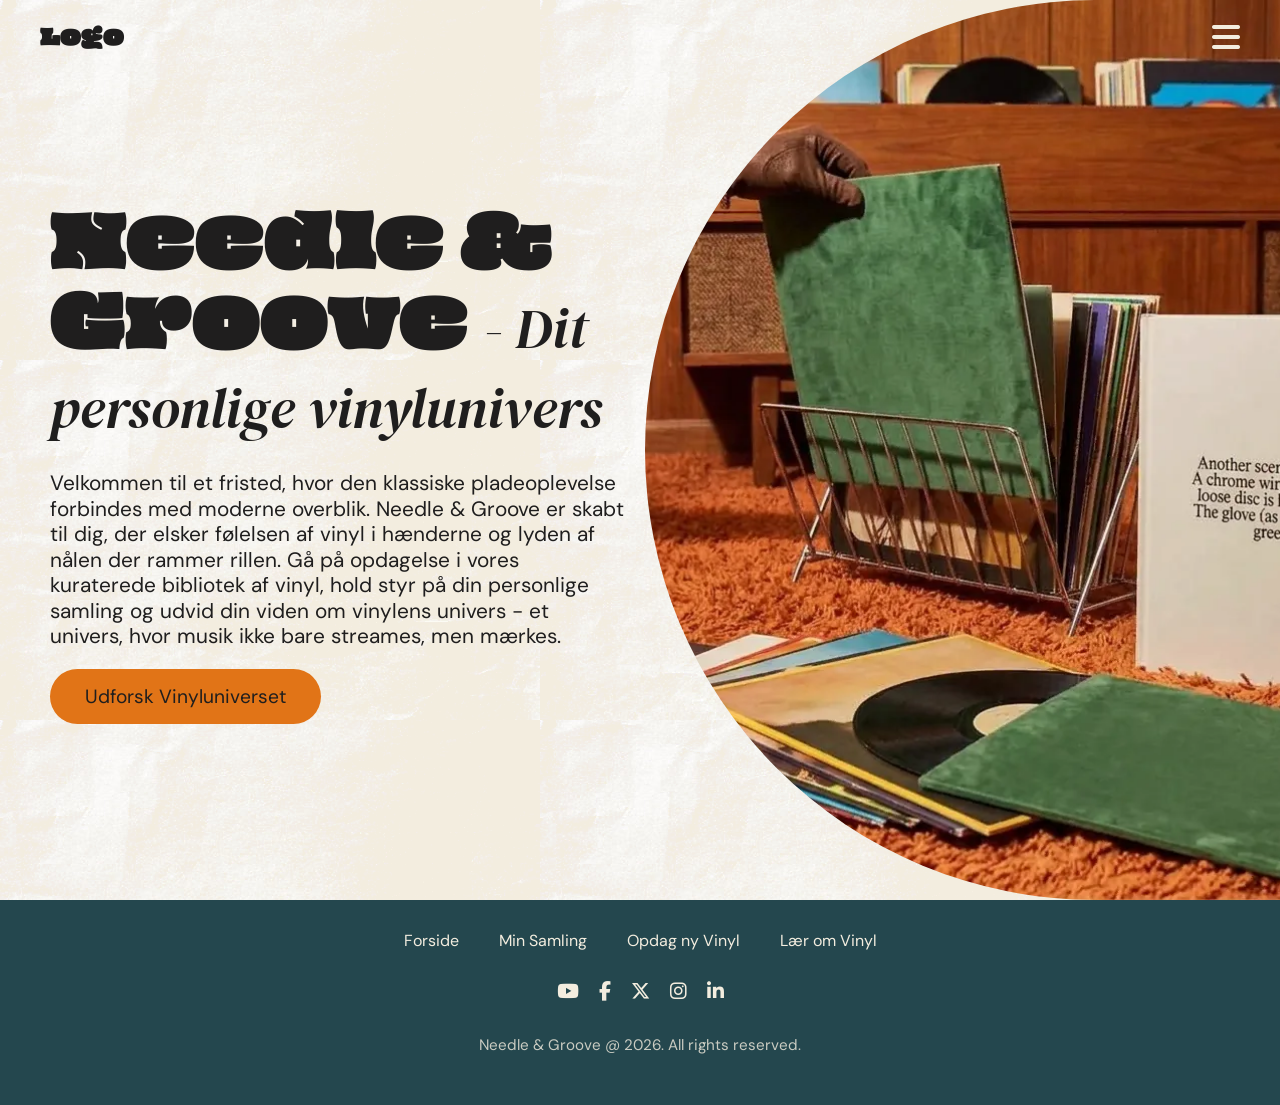
<file: index.html>
<!DOCTYPE html>
<html lang="da">

<head>
    <meta charset="UTF-8">
    <meta name="viewport" content="width=device-width, initial-scale=1.0">
    <meta name="robots" content="noindex">
    <meta name="description"
        content="Udforsk Needle & Groove – dit digitale vinylarkiv. Hold styr på din samling, opdag ny musik, og lær alt om vinyl.">
    <link rel="preconnect" href="https://fonts.googleapis.com">
    <link rel="preconnect" href="https://fonts.gstatic.com" crossorigin>
    <link
        href="https://fonts.googleapis.com/css2?family=DM+Sans:ital,opsz,wght@0,9..40,100..1000;1,9..40,100..1000&family=DM+Serif+Display:ital@0;1&family=Oi&display=swap"
        rel="stylesheet">
    <link rel="icon" href="favicon (1).ico">
    <link rel="stylesheet" href="https://cdnjs.cloudflare.com/ajax/libs/font-awesome/6.5.1/css/all.min.css">
    <title>Forside</title>
    <link rel="stylesheet" href="./css/style.css">
    <link rel="stylesheet" href="./css/layout.css">
</head>

<body>
    <header>
        <a class="logo" href="index.html">Logo</a>
        <a class="menu_btn" href="overlay_menu.html" aria-label="åben menu">
            <i class="fa-solid fa-bars"></i>
        </a>
    </header>

    <main>
        <div class="grid_5-4">
            <img class="baggrundsbillede_forside" src="./imgs/Gemini_Generated_BackgroundImage.webp"
                alt="baggrundsbillede" fetchpriority="high">
            <div class="index_indhold">
                <h1 class="forside_h1 tekst_lys_bg">Needle & Groove <span class="h1_andenfont">- Dit personlige
                        vinylunivers</span></h1>
                <p class="forside_p tekst_lys_bg">Velkommen til et fristed, hvor den klassiske pladeoplevelse forbindes
                    med
                    moderne overblik. Needle &
                    Groove er skabt til
                    dig, der elsker følelsen af vinyl i hænderne og lyden af nålen der rammer rillen. Gå på opdagelse i
                    vores kuraterede
                    bibliotek af vinyl, hold styr på din personlige samling og udvid din viden om vinylens univers - et
                    univers, hvor musik
                    ikke bare streames, men mærkes.</p>
                <a class="forside_botton" href="overlay_menu.html">Udforsk Vinyluniverset</a>
            </div>
        </div>
    </main>

    <footer>
        <div class="footer_container">
            <nav class="footer_nav">
                <a href="index.html">Forside</a>
                <a href="min_samling.html">Min Samling</a>
                <a href="preview_opdagnyvinyl.html">Opdag ny Vinyl</a>
                <a href="preview_læromvinyl.html">Lær om Vinyl</a>
            </nav>
            <div class="footer_socials">
                <a href="#" aria-label="YouTube"><i class="fa-brands fa-youtube"></i></a>
                <a href="#" aria-label="Facebook"><i class="fa-brands fa-facebook-f"></i></a>
                <a href="#" aria-label="Twitter"><i class="fa-brands fa-x-twitter"></i></a>
                <a href="#" aria-label="Instagram"><i class="fa-brands fa-instagram"></i></a>
                <a href="#" aria-label="LinkedIn"><i class="fa-brands fa-linkedin-in"></i></a>
            </div>
            <p class="footer_copyright">Needle & Groove @ 2026. All rights reserved.</p>
        </div>
    </footer>
</body>

</html>
</file>
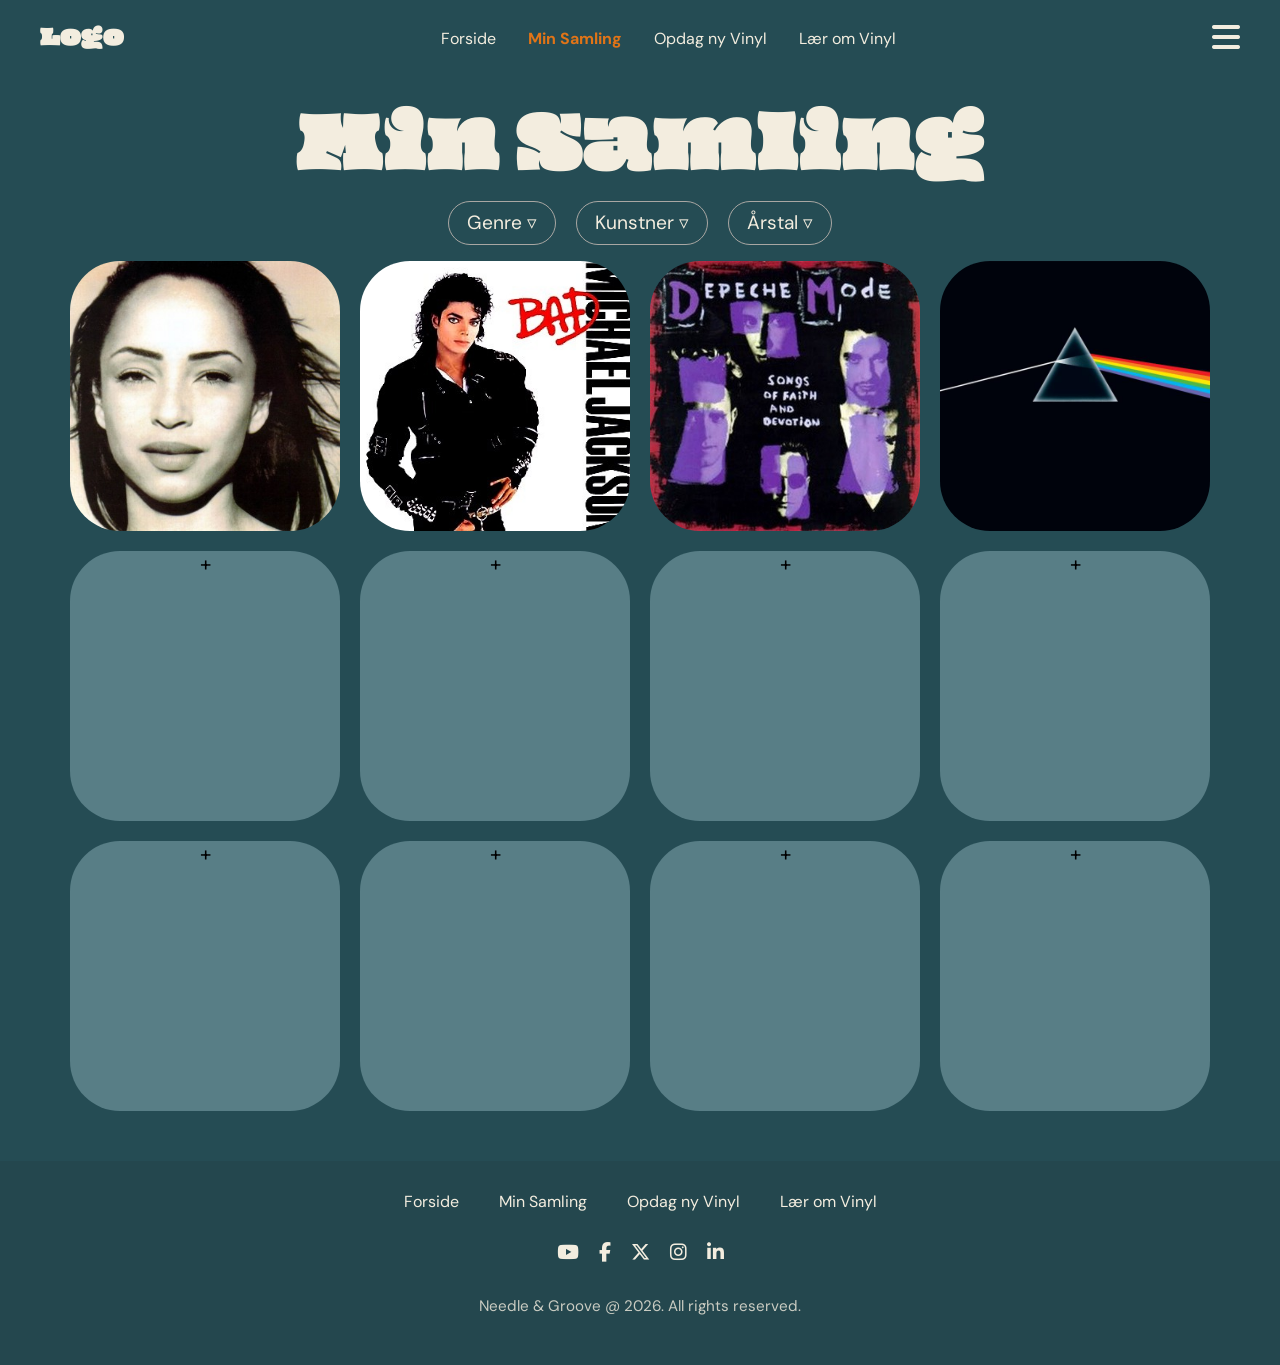
<file: min_samling.html>
<!DOCTYPE html>
<html lang="da">

<head>
    <meta charset="UTF-8">
    <meta name="viewport" content="width=device-width, initial-scale=1.0">
    <meta name="robots" content="noindex">
    <meta name="description" content="Udforsk Needle & Groove – dit digitale vinylarkiv. Hold styr på din samling, opdag ny musik, og lær alt om
    vinyl.">
    <link rel="preconnect" href="https://fonts.googleapis.com">
    <link rel="preconnect" href="https://fonts.gstatic.com" crossorigin>
    <link
        href="https://fonts.googleapis.com/css2?family=DM+Sans:ital,opsz,wght@0,9..40,100..1000;1,9..40,100..1000&family=DM+Serif+Display:ital@0;1&family=Oi&display=swap"
        rel="stylesheet">
    <link rel="icon" href="favicon (1).ico">
    <link rel="stylesheet" href="https://cdnjs.cloudflare.com/ajax/libs/font-awesome/6.5.1/css/all.min.css">
    <title>Min Samling</title>
    <link rel="stylesheet" href="./css/style.css">
    <link rel="stylesheet" href="./css/layout.css">
</head>

<body class="body_minsamling">
    <header class="minsamling_header">
        <a class="logo_lys" href="index.html">Logo</a>
        <nav>
            <a href="index.html">Forside</a>
            <a class="fremhæv" href="min_samling.html">Min Samling</a>
            <a href="preview_opdagnyvinyl.html">Opdag ny Vinyl</a>
            <a href="preview_læromvinyl.html">Lær om Vinyl</a>
        </nav>
        <a class="menu_btn" href="overlay_menu.html" aria-label="åben menu">
            <i class="fa-solid fa-bars"></i>
        </a>
    </header>

    <main class="main_minsamling">
        <h1 class="tekst_mørk_bg minsamling_h1">Min Samling</h1>
        <div class="grid_1-1-1">
            <p class="sotering_button">Genre &#x25BF</p>
            <p class="sotering_button">Kunstner &#x25BF</p>
            <p class="sotering_button">Årstal &#x25BF</p>
        </div>
        <div class="grid_1-1-1-1 album_container">
            <div class="album">
                <img class="cover_billede" src="./imgs/1658.jpg" alt="sade">
                <div class="album_overlay">
                    <h3>Sade - The Best of Sade</h3>
                    <p>Udgivelsesår: 1994</p>
                    <p>Genre: Pop, Soul, Jazz</p>
                    <p>Stand: VG+</p>
                </div>

            </div>
            <div class="album">
                <img class="cover_billede" src="./imgs/michaeljacksonbad.jpg" alt="michaeljackson">
                <div class="album_overlay">
                    <h3>Michael Jackson - Bad</h3>
                    <p>Udgivelsesår: 1987</p>
                    <p>Genre: Pop, Soul, Funk</p>
                    <p>Stand: VG+</p>
                </div>
            </div>
            <div class="album">
                <img class="cover_billede" src="./imgs/6817-depeche-mode-songs-of-faith-and-devotion-LP-1.jpg"
                    alt="depechemode">
                <div class="album_overlay">
                    <h3>Depeche Mode - Songs Of Faith And Devotion</h3>
                    <p>Udgivelsesår: 1993</p>
                    <p>Genre: Rock, Elektronisk, Synth-Pop</p>
                    <p>Stand: VG+</p>
                </div>
            </div>
            <div class="album">
                <img class="cover_billede" src="./imgs/134180-pink-floyd-dark-side-of-the-moon-LP-64f198fb82963.jpg"
                    alt="pinkfloyd">
                <div class="album_overlay">
                    <h3>Pink Floyd - The Dark Side Of The Moon</h3>
                    <p>Udgivelsesår: 1973</p>
                    <p>Genre: Rock, Psykedelisk Rock</p>
                    <p>Stand: VG+</p>
                </div>
            </div>
            <div class="placeholder_cover">
                <p>+</p>
            </div>
            <div class="placeholder_cover">
                <p>+</p>
            </div>
            <div class="placeholder_cover">
                <p>+</p>
            </div>
            <div class="placeholder_cover">
                <p>+</p>
            </div>
            <div class="placeholder_cover">
                <p>+</p>
            </div>
            <div class="placeholder_cover">
                <p>+</p>
            </div>
            <div class="placeholder_cover">
                <p>+</p>
            </div>
            <div class="placeholder_cover">
                <p>+</p>
            </div>
        </div>
    </main>

    <footer>
        <div class="footer_container">
            <nav class="footer_nav">
                <a href="index.html">Forside</a>
                <a href="min_samling.html">Min Samling</a>
                <a href="preview_opdagnyvinyl.html">Opdag ny Vinyl</a>
                <a href="preview_læromvinyl.html">Lær om Vinyl</a>
            </nav>
            <div class="footer_socials">
                <a href="#" aria-label="YouTube"><i class="fa-brands fa-youtube"></i></a>
                <a href="#" aria-label="Facebook"><i class="fa-brands fa-facebook-f"></i></a>
                <a href="#" aria-label="Twitter"><i class="fa-brands fa-x-twitter"></i></a>
                <a href="#" aria-label="Instagram"><i class="fa-brands fa-instagram"></i></a>
                <a href="#" aria-label="LinkedIn"><i class="fa-brands fa-linkedin-in"></i></a>
            </div>
            <p class="footer_copyright">Needle & Groove @ 2026. All rights reserved.</p>
        </div>
    </footer>
</body>

</html>
</file>
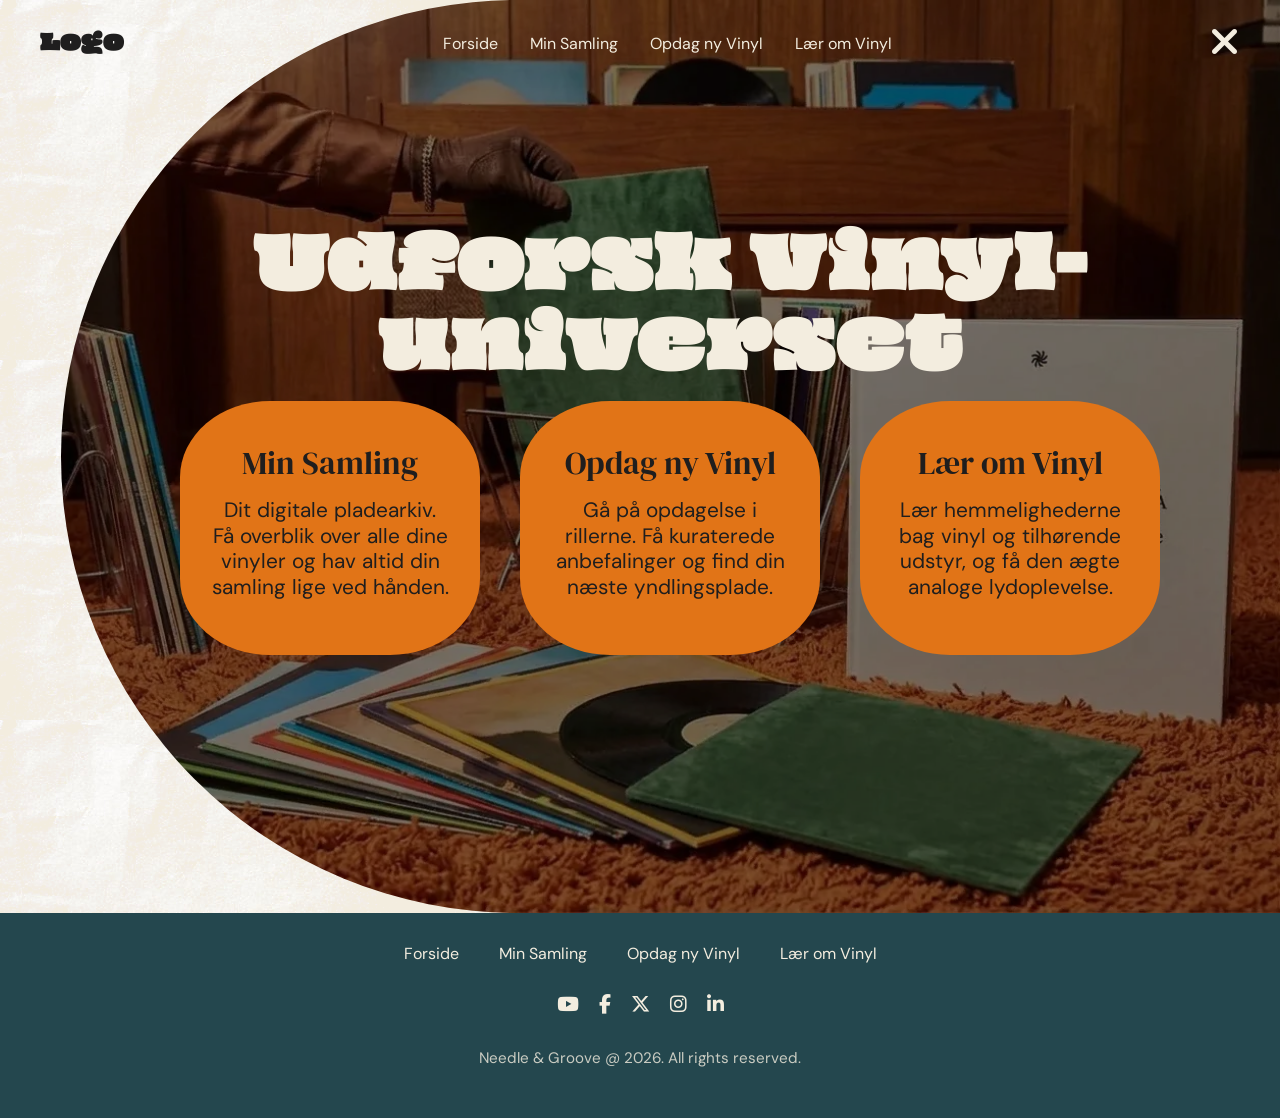
<file: overlay_menu.html>
<!DOCTYPE html>
<html lang="da">

<head>
    <meta charset="UTF-8">
    <meta name="viewport" content="width=device-width, initial-scale=1.0">
    <meta name="robots" content="noindex">
    <meta name="description" content="Udforsk Needle & Groove – dit digitale vinylarkiv. Hold styr på din samling, opdag ny musik, og lær alt om
        vinyl.">
    <link rel="preconnect" href="https://fonts.googleapis.com">
    <link rel="preconnect" href="https://fonts.gstatic.com" crossorigin>
    <link
        href="https://fonts.googleapis.com/css2?family=DM+Sans:ital,opsz,wght@0,9..40,100..1000;1,9..40,100..1000&family=DM+Serif+Display:ital@0;1&family=Oi&display=swap"
        rel="stylesheet">
    <link rel="icon" href="favicon (1).ico">
    <link rel="stylesheet" href="https://cdnjs.cloudflare.com/ajax/libs/font-awesome/6.5.1/css/all.min.css">
    <title>Menu</title>
    <link rel="stylesheet" href="./css/style.css">
    <link rel="stylesheet" href="./css/layout.css">
</head>

<body>
    <header>
        <a class="logo" href="index.html">Logo</a>
        <nav>
            <a href="index.html">Forside</a>
            <a href="min_samling.html">Min Samling</a>
            <a href="preview_opdagnyvinyl.html">Opdag ny Vinyl</a>
            <a href="preview_læromvinyl.html">Lær om Vinyl</a>
        </nav>
        <a class="close_btn" href="index.html" aria-label="luk side">
            <i class="fa-solid fa-xmark"></i>
        </a>
    </header>

    <main>
        <div class="grid_menu">
            <img class="baggrundsbillede_menu" src="./imgs/Gemini_Generated_BackgroundImage.webp" alt="baggrundsbillede"
                fetchpriority="high">
            <div class="menu_indhold">
                <h1 class="tekst_mørk_bg menu_overskrift">Udforsk Vinyl&shy;universet</h1>
                <div class="card_container">
                    <a href="preview_minsamling.html" class="card_link">
                        <div>
                            <h2>Min Samling</h2>
                            <p>Dit digitale pladearkiv. Få overblik over alle dine vinyler og hav altid din samling lige
                                ved
                                hånden.</p>
                        </div>
                    </a>
                    <a href="preview_opdagnyvinyl.html" class="card_link">
                        <div>
                            <h2>Opdag ny Vinyl</h2>
                            <p>Gå på opdagelse i rillerne. Få kuraterede anbefalinger og find din næste yndlingsplade.
                            </p>
                        </div>
                    </a>
                    <a href="preview_læromvinyl.html" class="card_link">
                        <div>
                            <h2>Lær om Vinyl</h2>
                            <p>Lær hemmelighederne bag vinyl og tilhørende udstyr, og få den ægte analoge lydoplevelse.
                            </p>
                        </div>
                    </a>
                </div>
            </div>
        </div>
    </main>

    <footer>
        <div class="footer_container">
            <nav class="footer_nav">
                <a href="index.html">Forside</a>
                <a href="min_samling.html">Min Samling</a>
                <a href="preview_opdagnyvinyl.html">Opdag ny Vinyl</a>
                <a href="preview_læromvinyl.html">Lær om Vinyl</a>
            </nav>
            <div class="footer_socials">
                <a href="#" aria-label="YouTube"><i class="fa-brands fa-youtube"></i></a>
                <a href="#" aria-label="Facebook"><i class="fa-brands fa-facebook-f"></i></a>
                <a href="#" aria-label="Twitter"><i class="fa-brands fa-x-twitter"></i></a>
                <a href="#" aria-label="Instagram"><i class="fa-brands fa-instagram"></i></a>
                <a href="#" aria-label="LinkedIn"><i class="fa-brands fa-linkedin-in"></i></a>
            </div>
            <p class="footer_copyright">Needle & Groove @ 2026. All rights reserved.</p>
        </div>
    </footer>
</body>

</html>
</file>
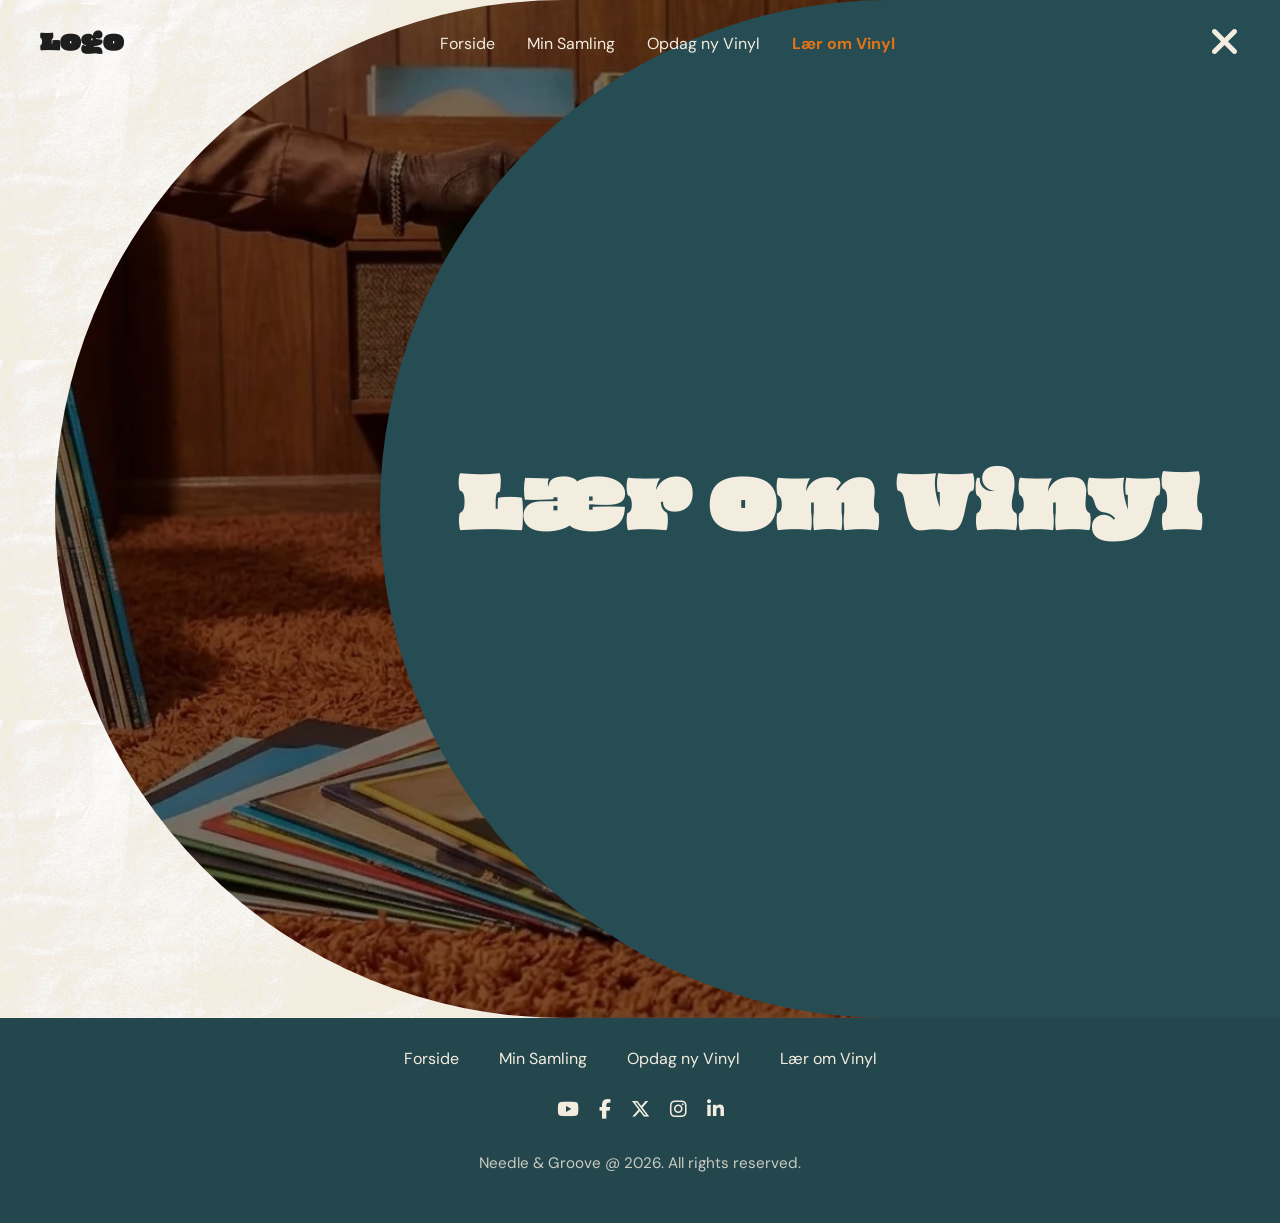
<file: preview_læromvinyl.html>
<!DOCTYPE html>
<html lang="da">

<head>
    <meta charset="UTF-8">
    <meta name="viewport" content="width=device-width, initial-scale=1.0">
    <meta name="robots" content="noindex">
    <meta name="description" content="Udforsk Needle & Groove – dit digitale vinylarkiv. Hold styr på din samling, opdag ny musik, og lær alt om
        vinyl.">
    <link rel="preconnect" href="https://fonts.googleapis.com">
    <link rel="preconnect" href="https://fonts.gstatic.com" crossorigin>
    <link
        href="https://fonts.googleapis.com/css2?family=DM+Sans:ital,opsz,wght@0,9..40,100..1000;1,9..40,100..1000&family=DM+Serif+Display:ital@0;1&family=Oi&display=swap"
        rel="stylesheet">
    <link rel="icon" href="favicon (1).ico">
    <link rel="stylesheet" href="https://cdnjs.cloudflare.com/ajax/libs/font-awesome/6.5.1/css/all.min.css">
    <title>Lær om Vinyl</title>
    <link rel="stylesheet" href="./css/style.css">
    <link rel="stylesheet" href="./css/layout.css">
</head>

<body>
    <header>
        <a class="logo" href="index.html">Logo</a>
        <nav>
            <a href="index.html">Forside</a>
            <a href="min_samling.html">Min Samling</a>
            <a href="preview_opdagnyvinyl.html">Opdag ny Vinyl</a>
            <a class="fremhæv" href="preview_læromvinyl.html">Lær om Vinyl</a>
        </nav>
        <a class="close_btn" href="overlay_menu.html" aria-label="luk side">
            <i class="fa-solid fa-xmark"></i>
        </a>
    </header>

    <main>
        <div class="grid_1-7-20">
            <img class="bgb1_pre" src="./imgs/Gemini_Generated_BackgroundImage.webp" alt="baggrundsbillede"
                fetchpriority="high">
            <img class="bgb2_pre" src="./imgs/farve_container.webp" alt="container">
            <h1 class="tekst_mørk_bg pre_overskrift">Lær om Vinyl</h1>
        </div>
    </main>

    <footer>
        <div class="footer_container">
            <nav class="footer_nav">
                <a href="index.html">Forside</a>
                <a href="min_samling.html">Min Samling</a>
                <a href="preview_opdagnyvinyl.html">Opdag ny Vinyl</a>
                <a href="preview_læromvinyl.html">Lær om Vinyl</a>
            </nav>
            <div class="footer_socials">
                <a href="#" aria-label="YouTube"><i class="fa-brands fa-youtube"></i></a>
                <a href="#" aria-label="Facebook"><i class="fa-brands fa-facebook-f"></i></a>
                <a href="#" aria-label="Twitter"><i class="fa-brands fa-x-twitter"></i></a>
                <a href="#" aria-label="Instagram"><i class="fa-brands fa-instagram"></i></a>
                <a href="#" aria-label="LinkedIn"><i class="fa-brands fa-linkedin-in"></i></a>
            </div>
            <p class="footer_copyright">Needle & Groove @ 2026. All rights reserved.</p>
        </div>
    </footer>
</body>

</html>
</file>
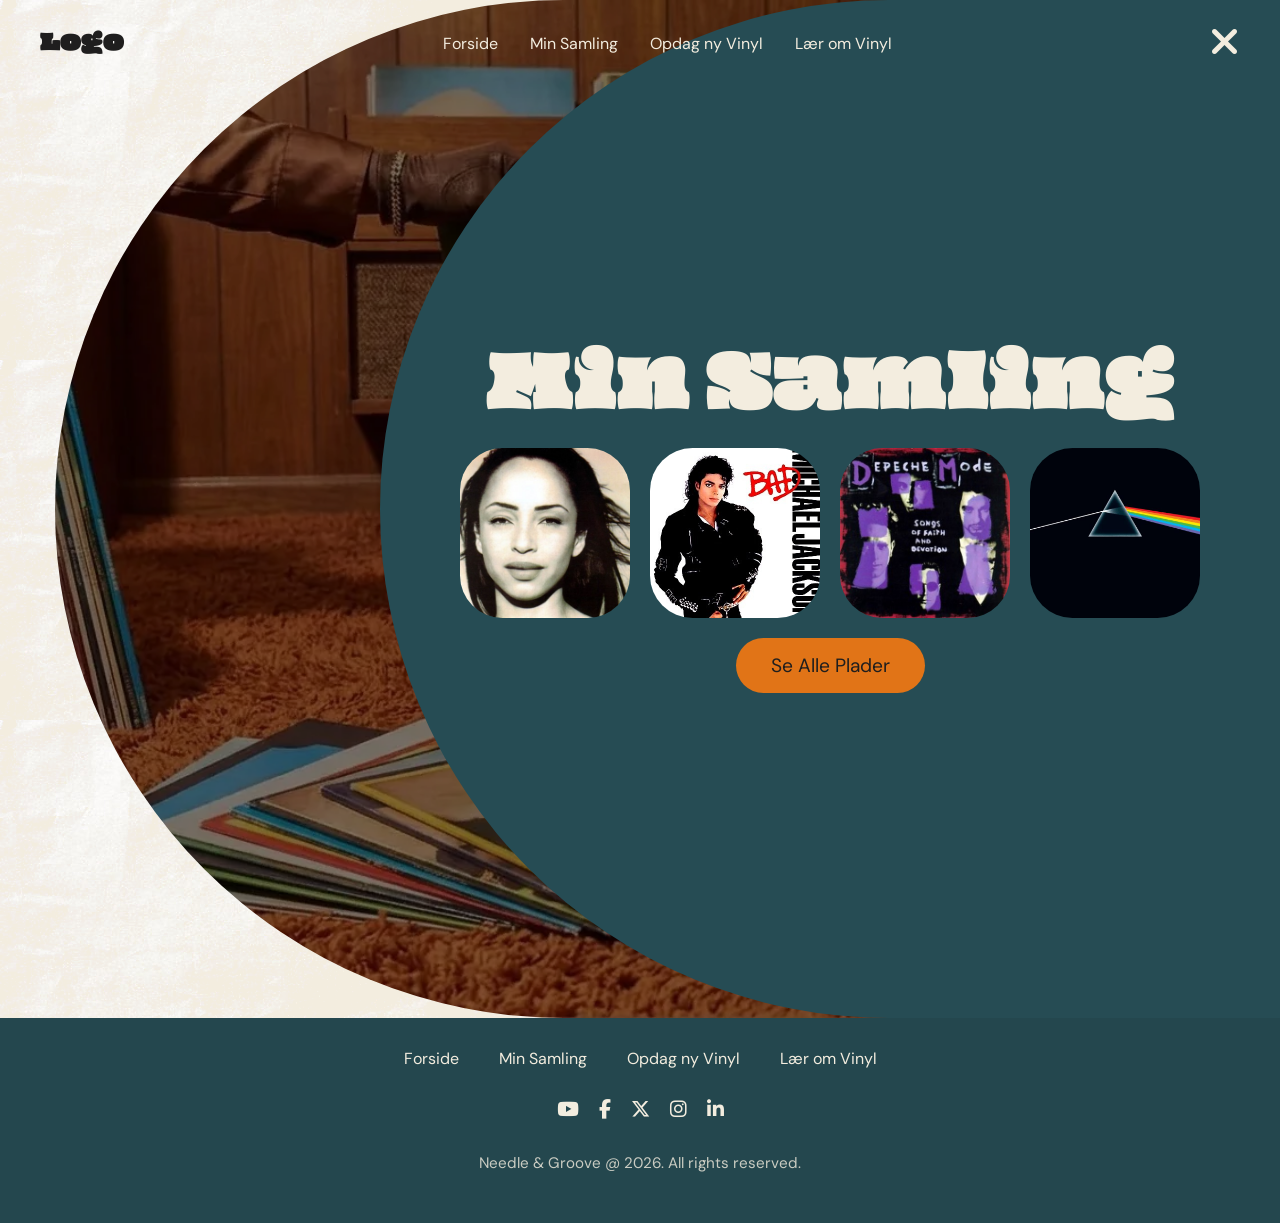
<file: preview_minsamling.html>
<!DOCTYPE html>
<html lang="da">

<head>
    <meta charset="UTF-8">
    <meta name="viewport" content="width=device-width, initial-scale=1.0">
    <meta name="robots" content="noindex">
    <meta name="description" content="Udforsk Needle & Groove – dit digitale vinylarkiv. Hold styr på din samling, opdag ny musik, og lær alt om
        vinyl.">
    <link rel="preconnect" href="https://fonts.googleapis.com">
    <link rel="preconnect" href="https://fonts.gstatic.com" crossorigin>
    <link
        href="https://fonts.googleapis.com/css2?family=DM+Sans:ital,opsz,wght@0,9..40,100..1000;1,9..40,100..1000&family=DM+Serif+Display:ital@0;1&family=Oi&display=swap"
        rel="stylesheet">
    <link rel="icon" href="favicon (1).ico">
    <link rel="stylesheet" href="https://cdnjs.cloudflare.com/ajax/libs/font-awesome/6.5.1/css/all.min.css">
    <title>Min Samling</title>
    <link rel="stylesheet" href="./css/style.css">
    <link rel="stylesheet" href="./css/layout.css">
</head>

<body>
    <header>
        <a class="logo" href="index.html">Logo</a>
        <nav>
            <a href="index.html">Forside</a>
            <a href="min_samling.html">Min Samling</a>
            <a href="preview_opdagnyvinyl.html">Opdag ny Vinyl</a>
            <a href="preview_læromvinyl.html">Lær om Vinyl</a>
        </nav>
        <a class="close_btn" href="overlay_menu.html" aria-label="luk side">
            <i class="fa-solid fa-xmark"></i>
        </a>
    </header>

    <main>
        <div class="grid_minsamling_1-7-20 grid_mobilpresamling">
            <img class="bgb_presamling1" src="./imgs/Gemini_Generated_BackgroundImage.webp" alt="baggrundsbillede"
                fetchpriority="high">
            <img class="bgb_presamling2" src="./imgs/farve_container.webp" alt="container">
            <div class="presamling_indhold">
                <h1 class="tekst_mørk_bg preminsamling_overskrift">Min Samling</h1>
                <div class="cover_container">
                    <div>
                        <img class="cover" src="./imgs/1658.jpg" alt="sade">
                        <!-- <h3>Sade - The Best of Sade</h3>
                    <p>Udgivelsesår: 1994
                        Genre: Pop, Soul, Jazz
                        Stand: VG+</p> -->
                    </div>
                    <div>
                        <img class="cover" src="./imgs/michaeljacksonbad.jpg" alt="michaeljackson">
                        <!-- <h3>Michael Jackson - Bad</h3>
                    <p>Udgivelsesår: 1987
                        Genre: Pop, Soul, Funk
                        Stand: VG+</p> -->
                    </div>
                    <div>
                        <img class="cover" src="./imgs/6817-depeche-mode-songs-of-faith-and-devotion-LP-1.jpg"
                            alt="depechemode">
                        <!-- <h3>Depeche Mode - Songs Of Faith And Devotion</h3>
                    <p>Udgivelsesår: 1993
                        Genre: Rock, Elektronisk, Synth-Pop
                        Stand: VG+</p> -->
                    </div>
                    <div>
                        <img class="cover" src="./imgs/134180-pink-floyd-dark-side-of-the-moon-LP-64f198fb82963.jpg"
                            alt="pinkfloyd">
                        <!-- <h3>Pink Floyd - The Dark Side Of The Moon</h3>
                    <p>Udgivelsesår: 1973
                        Genre: Rock, Psykedelisk Rock
                        Stand: VG+</p> -->
                    </div>
                </div>
                <a class="minsamling_botton" href="min_samling.html">Se Alle Plader</a>
            </div>
        </div>
    </main>

    <footer>
        <div class="footer_container">
            <nav class="footer_nav">
                <a href="index.html">Forside</a>
                <a href="min_samling.html">Min Samling</a>
                <a href="preview_opdagnyvinyl.html">Opdag ny Vinyl</a>
                <a href="preview_læromvinyl.html">Lær om Vinyl</a>
            </nav>
            <div class="footer_socials">
                <a href="#" aria-label="YouTube"><i class="fa-brands fa-youtube"></i></a>
                <a href="#" aria-label="Facebook"><i class="fa-brands fa-facebook-f"></i></a>
                <a href="#" aria-label="Twitter"><i class="fa-brands fa-x-twitter"></i></a>
                <a href="#" aria-label="Instagram"><i class="fa-brands fa-instagram"></i></a>
                <a href="#" aria-label="LinkedIn"><i class="fa-brands fa-linkedin-in"></i></a>
            </div>
            <p class="footer_copyright">Needle & Groove @ 2026. All rights reserved.</p>
        </div>
    </footer>
</body>

</html>
</file>
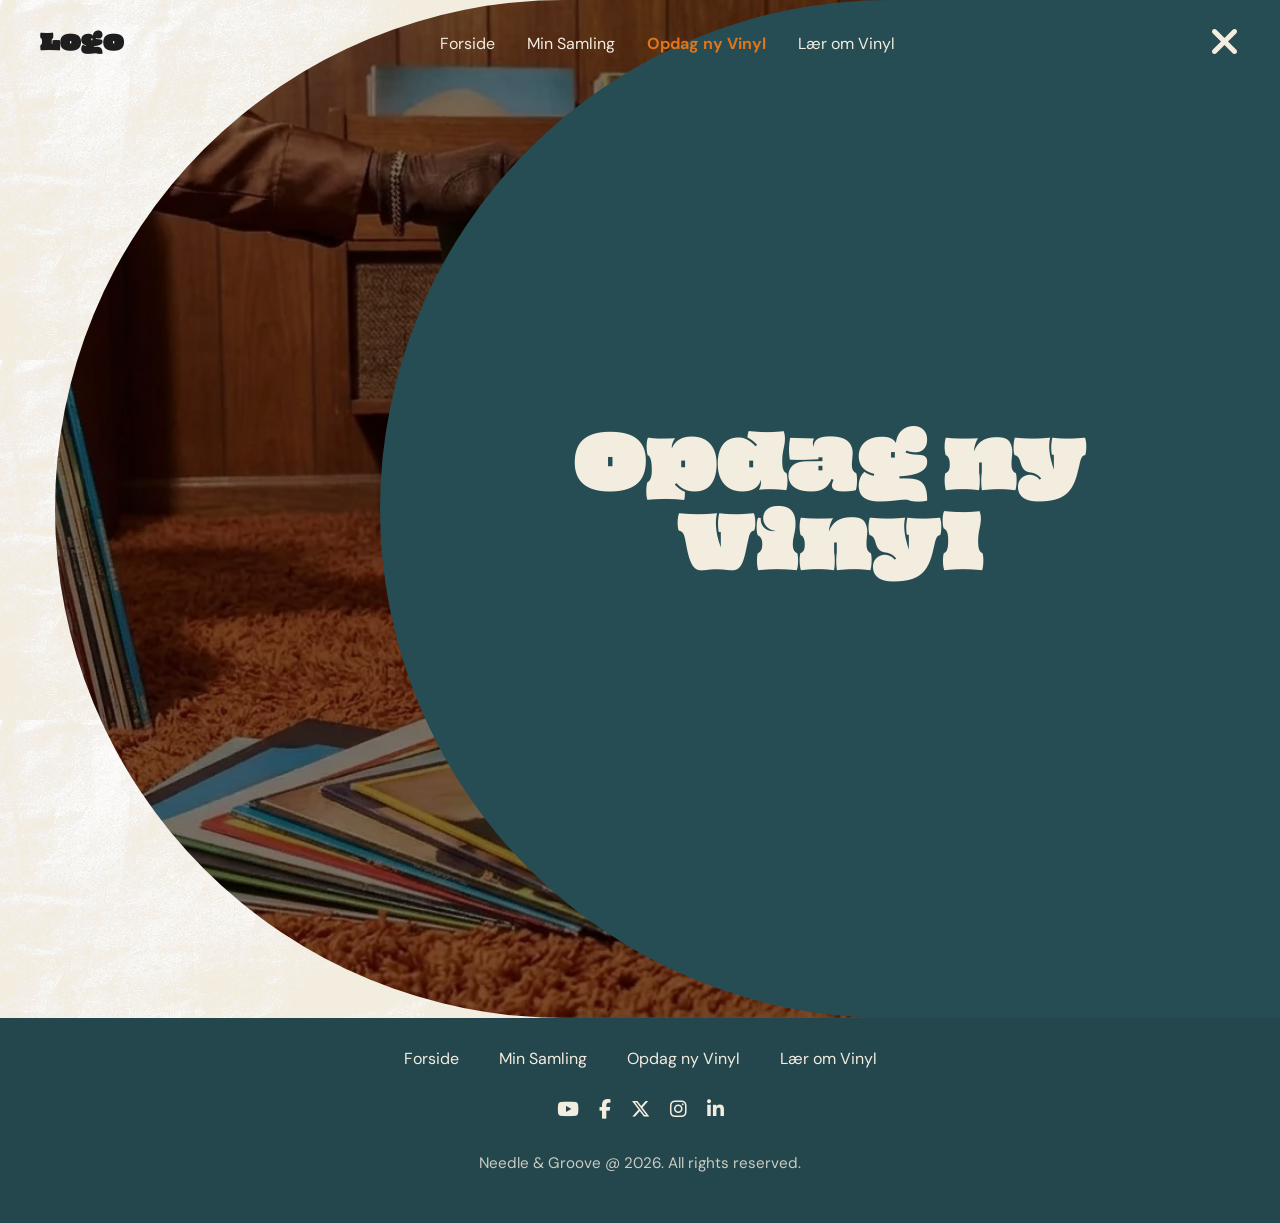
<file: preview_opdagnyvinyl.html>
<!DOCTYPE html>
<html lang="da">

<head>
    <meta charset="UTF-8">
    <meta name="viewport" content="width=device-width, initial-scale=1.0">
    <meta name="robots" content="noindex">
    <meta name="description" content="Udforsk Needle & Groove – dit digitale vinylarkiv. Hold styr på din samling, opdag ny musik, og lær alt om
        vinyl.">
    <link rel="preconnect" href="https://fonts.googleapis.com">
    <link rel="preconnect" href="https://fonts.gstatic.com" crossorigin>
    <link
        href="https://fonts.googleapis.com/css2?family=DM+Sans:ital,opsz,wght@0,9..40,100..1000;1,9..40,100..1000&family=DM+Serif+Display:ital@0;1&family=Oi&display=swap"
        rel="stylesheet">
    <link rel="icon" href="favicon (1).ico">
    <link rel="stylesheet" href="https://cdnjs.cloudflare.com/ajax/libs/font-awesome/6.5.1/css/all.min.css">
    <title>Opdag ny Vinyl</title>
    <link rel="stylesheet" href="./css/style.css">
    <link rel="stylesheet" href="./css/layout.css">
</head>

<body>
    <header>
        <a class="logo" href="index.html">Logo</a>
        <nav>
            <a href="index.html">Forside</a>
            <a href="min_samling.html">Min Samling</a>
            <a class="fremhæv" href="preview_opdagnyvinyl.html">Opdag ny Vinyl</a>
            <a href="preview_læromvinyl.html">Lær om Vinyl</a>
        </nav>
        <a class="close_btn" href="overlay_menu.html" aria-label="luk side">
            <i class="fa-solid fa-xmark"></i>
        </a>
    </header>

    <main>
        <div class="grid_1-7-20">
            <img class="bgb1_pre" src="./imgs/Gemini_Generated_BackgroundImage.webp" alt="baggrundsbillede"
                fetchpriority="high">
            <img class="bgb2_pre" src="./imgs/farve_container.webp" alt="container">
            <h1 class="tekst_mørk_bg pre_overskrift">Opdag ny Vinyl</h1>
        </div>
    </main>

    <footer>
        <div class="footer_container">
            <nav class="footer_nav">
                <a href="index.html">Forside</a>
                <a href="min_samling.html">Min Samling</a>
                <a href="preview_opdagnyvinyl.html">Opdag ny Vinyl</a>
                <a href="preview_læromvinyl.html">Lær om Vinyl</a>
            </nav>
            <div class="footer_socials">
                <a href="#" aria-label="YouTube"><i class="fa-brands fa-youtube"></i></a>
                <a href="#" aria-label="Facebook"><i class="fa-brands fa-facebook-f"></i></a>
                <a href="#" aria-label="Twitter"><i class="fa-brands fa-x-twitter"></i></a>
                <a href="#" aria-label="Instagram"><i class="fa-brands fa-instagram"></i></a>
                <a href="#" aria-label="LinkedIn"><i class="fa-brands fa-linkedin-in"></i></a>
            </div>
            <p class="footer_copyright">Needle & Groove @ 2026. All rights reserved.</p>
        </div>
    </footer>
</body>

</html>
</file>
<file: css/style.css>
/********** Reset **********/
* {
  margin: 0;
  padding: 0;
  box-sizing: border-box;
}

img {
  width: 100%;
  height: auto;
  display: block;
  place-self: stretch;
  object-fit: cover;
}

/********** Generelt **********/
body {
  background-color: #f3eddf;
  background-image: url(../imgs/papirtekstur.webp);
  background-blend-mode: lighten;
}

.tekst_lys_bg {
  color: #1f1e1e;
}

.tekst_mørk_bg {
  color: #f3eddf;
}

h1 {
  font-family: "Oi", serif;
  font-weight: 400;
  font-style: normal;
  font-size: 4.5rem;
  letter-spacing: 3%;
  line-height: 80px;
  margin-block: 32px 12px;
}

h2 {
  font-family: "DM Serif Display", serif;
  font-weight: 400;
  font-style: normal;
  font-size: 2rem;
  margin-block: 32px 12px;
}

h3 {
  font-family: "DM Serif Display", serif;
  font-weight: 400;
  font-style: normal;
  font-size: 1.4rem;
  margin-block: 10px 5px;
}

p {
  font-family: "DM Sans", sans-serif;
  font-optical-sizing: auto;
  font-weight: 400;
  font-style: normal;
  font-size: 1.3rem;
  line-height: 1.6rem;
  text-wrap: balance;
  margin-block: 0 16px;
}

/********** Forside **********/
.baggrundsbillede_forside {
  border-bottom-left-radius: 600px;
  border-bottom-right-radius: 600px;
  @media (width > 900px) {
    border-radius: 600px 0 0 600px;
  }
}

.index_indhold {
  padding-inline: 50px 10px;
  @media (width < 900px) {
    padding-inline: 50px;
    padding-bottom: 50px;
    text-align: center;
    text-wrap: balance;
  }
}

.forside_h1 {
  text-wrap: balance;
  @media (max-width: 1129px) {
    font-size: 3.5rem;
    line-height: 60px;
  }
  @media (width < 530px) {
    font-size: 3rem;
  }
}

.h1_andenfont {
  font-family: "DM Serif Display", serif;
  font-weight: 400;
  font-style: italic;
  font-size: 3.5rem;
  letter-spacing: normal;
  line-height: 70px;
  @media (max-width: 1129px) {
    font-size: 2.5rem;
    line-height: 50px;
  }
}

.forside_botton {
  background-color: #e17417;
  border: none;
  color: #1f1e1e;
  padding: 15px 35px;
  text-align: center;
  text-decoration: none;
  display: inline-block;
  cursor: pointer;
  border-radius: 35px;
  font-family: "DM Sans", sans-serif;
  font-weight: 400;
  font-style: normal;
  font-size: 1.2rem;

  transition: transform 0.6 ease;
}

.forside_botton:hover {
  transform: scale(1.05);
}

.forside_p {
  margin-block: 10px 20px;
}

/********** Overlay menu **********/
.baggrundsbillede_menu {
  border-bottom-left-radius: 600px;
  border-bottom-right-radius: 600px;
  @media (width > 900px) {
    border-radius: 600px 0 0 600px;
  }
}

.card_link {
  background-color: #e17417;
  border: none;
  color: #1f1e1e;
  padding: 40px 30px;
  text-align: center;
  text-decoration: none;
  display: inline-block;
  cursor: pointer;
  border-radius: 30%;
  max-width: 300px;

  transition: transform 0.6 ease;
}

.card_link:hover {
  transform: scale(1.05);
}

.menu_overskrift {
  text-align: center;
  @media (width < 810px) {
    font-size: 3.5rem;
  }
  @media (width < 530px) {
    font-size: 3rem;
  }
}

.card_container {
  @media (width < 900px) {
    margin-block: 10px 150px;
  }
}

.menu_indhold {
  padding-inline: 20px;
  @media (width > 900px) {
    padding-inline: 100px;
    display: grid;
    align-items: center;
  }
}

.card_link h2 {
  margin-block-start: 0;
}

/********** Preview "Min Samling" **********/
.bgb_presamling1 {
  filter: brightness(50%);
  border-bottom-left-radius: 600px;
  border-bottom-right-radius: 600px;
  @media (width > 900px) {
    border-radius: 600px 0 0 600px;
    z-index: 1;
  }
}

.bgb_presamling2 {
  border-bottom-left-radius: 600px;
  border-bottom-right-radius: 600px;
  @media (width > 900px) {
    border-radius: 600px 0 0 600px;
    z-index: 10;
  }
}

.presamling_indhold {
  z-index: 20;
  padding-inline: 20px;
  padding-block: 20px 160px;
  text-align: center;
  @media (width > 900px) {
    padding-inline: 80px;
    padding-block: 0;
  }
}

.preminsamling_overskrift {
  @media (width < 660px) {
    font-size: 3.5rem;
  }
  @media (width < 530px) {
    font-size: 3rem;
  }
}

.cover {
  border-radius: 25%;
}

.minsamling_botton {
  background-color: #e17417;
  color: #1f1e1e;
  cursor: pointer;
  border: none;
  border-radius: 35px;
  width: fit-content;
  align-self: center;
  padding: 15px 35px;
  display: block;
  margin: 0 auto;
  text-decoration: none;
  text-align: center;
  font-family: "DM Sans", sans-serif;
  font-weight: 400;
  font-style: normal;
  font-size: 1.2rem;

  transition: transform 0.6 ease;
}

.minsamling_botton:hover {
  transform: scale(1.05);
}

.cover_container {
  margin-block: 20px;
}

/********** Min Samling **********/
.body_minsamling {
  background-color: #254c54;
  background-image: none;
}

.minsamling_h1 {
  text-align: center;
  @media (width < 530px) {
    font-size: 3.5rem;
  }
  @media (width < 450px) {
    font-size: 3rem;
  }
}

.sotering_button {
  background-color: none;
  color: #f3eddf;
  cursor: pointer;
  border: #a9a7a3 solid 1px;
  border-radius: 35px;
  width: fit-content;
  align-self: center;
  padding: 8px 18px;
  display: block;
  text-align: center;
  font-family: "DM Sans", sans-serif;
  font-weight: 400;
  font-style: normal;
  font-size: 1.2rem;
}

.album_container {
  text-align: center;
  padding-bottom: 50px;
  cursor: pointer;
}

.album {
  position: relative;
  overflow: hidden;
  border-radius: 50px;
}

.album_overlay {
  position: absolute;
  inset: 0;
  background-color: #e17417cc;
  color: #f3eddf;
  display: grid;
  grid-template-columns: 1fr;
  justify-items: center;
  align-items: center;
  padding: 1rem;

  opacity: 0;
  transition: opacity 0.3s ease;
}

.album:hover .album_overlay {
  opacity: 1;
}

.placeholder_cover {
  width: 100%;
  aspect-ratio: 1;
  background-color: #587e86;
  border-radius: 50px;
}

/********** Preview "Opdag ny Vinyl" og "Lær om Vinyl" **********/
.bgb1_pre {
  filter: brightness(50%);
  position: relative;
  z-index: 1;
  border-bottom-left-radius: 600px;
  border-bottom-right-radius: 600px;
  @media (width > 900px) {
    border-radius: 600px 0 0 600px;
  }
}

.bgb2_pre {
  border-bottom-left-radius: 600px;
  border-bottom-right-radius: 600px;
  position: relative;
  z-index: 10;
  @media (width > 900px) {
    border-radius: 600px 0 0 600px;
  }
}

.pre_overskrift {
  position: relative;
  z-index: 20;
  padding-inline: 60px 60px;
  text-align: center;
  align-self: center;
  @media (width < 660px) {
    font-size: 3.5rem;
  }
  @media (width < 530px) {
    font-size: 3rem;
  }
}

/********** Menu **********/
nav a {
  color: #f3eddf;
  text-decoration: none;
  font-family: "DM Sans", sans-serif;
  font-weight: 400;
  font-style: normal;
  font-size: 1rem;
  transition: color 0.3s;
  &:hover {
    color: #e17417;
  }
}

.logo {
  color: #1f1e1e;
  text-decoration: none;
  font-family: "Oi", serif;
  font-weight: 400;
  font-style: normal;
  font-size: 1.4rem;
  @media (width < 900px) {
    color: #f3eddf;
    font-size: 1.8rem;
  }
}

.logo_lys {
  color: #f3eddf;
  text-decoration: none;
  font-family: "Oi", serif;
  font-weight: 400;
  font-style: normal;
  font-size: 1.4rem;
  @media (width < 900px) {
    font-size: 1.8rem;
  }
}

.close_btn {
  color: #f3eddf;
  font-size: 2.5rem;
  cursor: pointer;
}

.menu_btn {
  color: #f3eddf;
  font-size: 2rem;
  cursor: pointer;
}

.fremhæv {
  color: #e17417;
  font-weight: 700;
}

/********** Footer **********/
footer {
  background-color: #24474e;
  color: #f3eddf;
  padding: 30px 40px;
}

.footer_nav a {
  color: #f3eddf;
  font-family: "DM Sans", sans-serif;
  font-weight: 400;
  font-style: normal;
  font-size: 1rem;
  text-decoration: none;
  transition: color 0.3s;
  text-align: center;
  &:hover {
    color: #e17417;
  }
}

.footer_socials a {
  color: #f3eddf;
  font-size: 1.2rem;
  text-decoration: none;
  transition: color 0.3s;
  text-align: end;
  &:hover {
    color: #e17417;
  }
}

.footer_copyright {
  color: #f3eddf;
  opacity: 0.8;
  font-family: "DM Sans", sans-serif;
  font-weight: 400;
  font-style: normal;
  font-size: 0.95rem;
  text-align: center;
}
</file>
<file: css/layout.css>
/********** Forside **********/
.grid_5-4 {
  @media (width > 900px) {
    display: grid;
    grid-template-columns: 1fr 1fr;
    gap: 10px;
    min-height: 100vh;
  }
}

.baggrundsbillede_forside {
  @media (width > 900px) {
    grid-column: 2/3;
    grid-row: 1/2;
  }
}

.index_indhold {
  @media (width > 900px) {
    grid-column: 1/2;
    grid-row: 1/2;
    display: flex;
    flex-direction: column;
    justify-content: center;
    align-items: flex-start;
  }
}

/********** Overlay menu **********/
.grid_menu {
  display: grid;
  grid-template-columns: 1fr;
  grid-template-rows: 7fr 0.5fr;
  @media (width > 900px) {
    grid-template-columns: 1fr 20fr;
  }
}

.baggrundsbillede_menu {
  filter: brightness(50%);
  grid-column: 1/2;
  grid-row: 1/3;
  z-index: 1;
  @media (width > 900px) {
    grid-column: 2/3;
  }
}

.menu_indhold {
  grid-column: 1/2;
  grid-row: 1/2;
  z-index: 10;
  @media (width > 900px) {
    grid-column: 2/3;
    display: flex;
    flex-direction: column;
    justify-content: center;
  }
}

.card_container {
  display: grid;
  gap: 40px;
  justify-items: center;
  @media (width > 900px) {
    grid-template-columns: repeat(3, 1fr);
  }
}

/********** Preview "Min Samling" **********/
.grid_minsamling_1-7-20,
.grid_mobilpresamling {
  display: grid;
  grid-template-columns: 1fr;
  grid-template-rows: 6fr 1.5fr 0.5fr;
  @media (width > 900px) {
    grid-template-columns: 1fr 7fr 20fr;
    grid-template-rows: 1fr auto 1fr;
    gap: 10px;
  }
}

.bgb_presamling1 {
  grid-column: 1/2;
  grid-row: 1/3;
  z-index: 1;
  @media (width > 900px) {
    grid-column: 2/4;
    grid-row: 1/5;
  }
}

.bgb_presamling2 {
  grid-column: 1/2;
  grid-row: 1/2;
  z-index: 10;
  @media (width > 900px) {
    grid-column: 3/4;
    grid-row: 1/5;
  }
}

.presamling_indhold {
  grid-column: 1/2;
  grid-row: 1/2;
  z-index: 20;
  @media (width > 900px) {
    grid-column: 3/4;
    grid-row: 2/3;
  }
}

.cover_container {
  display: grid;
  grid-template-columns: 1fr 1fr;
  gap: 20px;
  @media (width > 900px) {
    grid-template-columns: repeat(4, 1fr);
    gap: 20px;
    grid-column: 3/4;
    grid-row: 3/4;
  }
}

/********** Min Samling **********/
.main_minsamling {
  max-width: 1200px;
  margin-inline: auto;
  padding-inline: 30px;
}

.grid_1-1-1 {
  width: 100%;
  display: grid;
  grid-template-columns: repeat(3, max-content);
  justify-content: center;
  gap: 20px;
}

.grid_1-1-1-1 {
  display: grid;
  grid-template-columns: 1fr 1fr;
  gap: 20px;
  @media (width > 900px) {
    grid-template-columns: repeat(4, 1fr);
    justify-content: center;
    gap: 20px;
  }
}

/********** Preview "Opdag ny Vinyl" og "Lær om Vinyl" **********/
.grid_1-7-20 {
  display: grid;
  grid-template-columns: 1fr;
  grid-template-rows: 6fr 1.5fr 0.5fr;
  @media (width > 900px) {
    grid-template-columns: 1fr 7fr 20fr;
    grid-template-rows: 1fr auto 1fr;
    gap: 10px;
  }
}

.bgb1_pre {
  grid-column: 1/2;
  grid-row: 1/3;
  z-index: 1;
  @media (width > 900px) {
    grid-column: 2/4;
    grid-row: 1/6;
  }
}

.bgb2_pre {
  grid-column: 1/2;
  grid-row: 1/2;
  z-index: 10;
  @media (width > 900px) {
    grid-column: 3/4;
    grid-row: 1/6;
  }
}

.pre_overskrift {
  grid-column: 1/2;
  grid-row: 1/2;
  z-index: 20;
  @media (width > 900px) {
    grid-column: 3/4;
    grid-row: 2/3;
  }
}

/********** Menu **********/
header {
  display: flex;
  justify-content: space-between;
  align-items: center;
  padding: 20px 40px;
  position: absolute;
  top: 0;
  left: 0;
  width: 100%;
  z-index: 100;
}

.minsamling_header {
  display: flex;
  justify-content: space-between;
  align-items: center;
  padding: 20px 40px;
  position: relative;
  top: 0;
  left: 0;
  width: 100%;
  z-index: 100;
}

nav {
  display: flex;
  gap: 32px;
  @media (width < 900px) {
    display: none;
  }
}

@media (width < 900px) {
  .menu_overskrift,
  .preminsamling_overskrift {
    margin-top: 90px;
  }
}

/********** Footer **********/
.footer_container {
  display: flex;
  flex-direction: column;
  align-items: center;
  gap: 30px;
  max-width: 1200px;
  margin-inline: auto;
}

.footer_nav {
  display: grid;
  grid-template-columns: 1fr 1fr;
  justify-items: center;
  gap: 16px 24px;
  @media (width > 900px) {
    display: flex;
    justify-content: center;
    gap: 40px;
  }
}

.footer_socials {
  display: flex;
  justify-content: center;
  gap: 20px;
}
</file>
